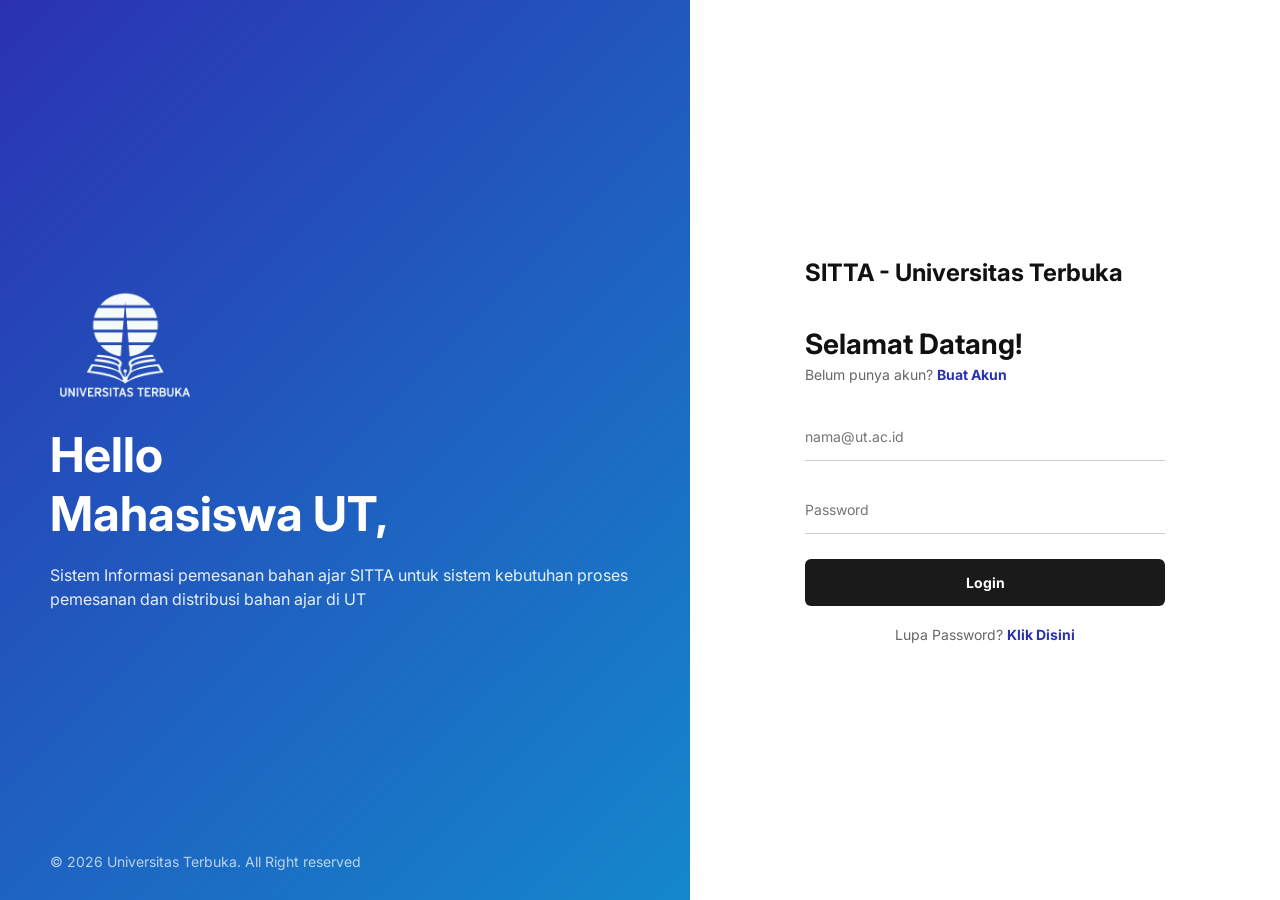
<file: index.html>
<!doctype html>
<html lang="en">
  <head>
    <meta charset="UTF-8" />
    <meta name="viewport" content="width=device-width, initial-scale=1.0" />
    <link rel="preconnect" href="https://fonts.googleapis.com" />
    <link rel="preconnect" href="https://fonts.gstatic.com" crossorigin />
    <link
      href="https://fonts.googleapis.com/css2?family=Inter:wght@400;500;600;700&display=swap"
      rel="stylesheet"
    />
    <link rel="stylesheet" href="./css/style.css" />
    <title>SITTA Login</title>
  </head>
  <body>
    <div class="split-container">
      <!-- Panel Kiri untuk Logo dan Deskripsi -->
      <div class="left-panel">
        <div class="brand-content">
          <img src="img/logo-ut.png" alt="Logo UT" class="logo-ut" />
          <h1 class="main-title">Hello <br />Mahasiswa UT,</h1>
          <p class="description">
            Sistem Informasi pemesanan bahan ajar SITTA untuk sistem kebutuhan
            proses pemesanan dan distribusi bahan ajar di UT
          </p>
          <p class="copyright">
            © 2026 Universitas Terbuka. All Right reserved
          </p>
        </div>
      </div>

      <!-- Panel Kanan untuk Form Login -->
      <div class="right-panel">
        <div class="form-wrapper">
          <h2 class="brand-text">SITTA - Universitas Terbuka</h2>

          <div class="welcome-text">
            <h3>Selamat Datang!</h3>
            <p>Belum punya akun? <a href="#" id="link-daftar">Buat Akun</a></p>
          </div>

          <form id="login-form">
            <input
              type="email"
              id="email"
              placeholder="nama@ut.ac.id"
              required
            />
            <input
              type="password"
              id="password"
              placeholder="Password"
              required
            />

            <button type="submit" class="btn-dark">Login</button>
          </form>

          <div class="forgot-wrapper">
            <span
              >Lupa Password?
              <a href="#" id="link-lupapassword">Klik Disini</a></span
            >
          </div>
        </div>
      </div>
    </div>

    <!-- Pop-up Lupa Password -->
    <div id="popup-reset" class="modal-reset">
      <div class="reset-content">
        <span class="close-btn" id="closeButton">&times;</span>
        <h3>Reset Password</h3>
        <p>Masukan email anda yang terdaftar.</p>
        <form id="reset-form">
          <input type="email" placeholder="Email anda" required />
          <button type="submit" class="btn-dark mt-15">Reset</button>
        </form>
      </div>
    </div>
    <script src="./js/script.js"></script>
  </body>
</html>
</file>
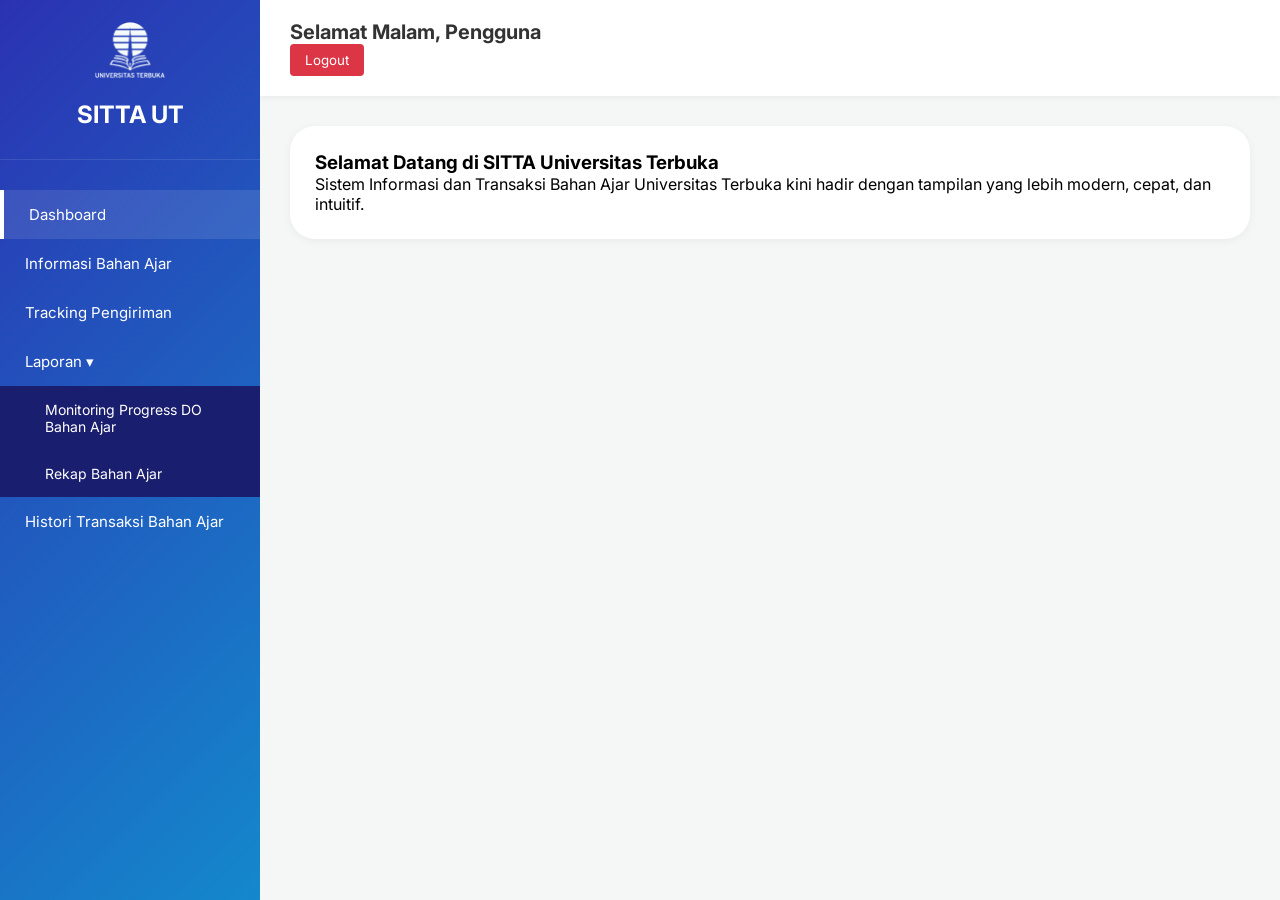
<file: dashboard.html>
<!doctype html>
<html lang="en">
  <head>
    <meta charset="UTF-8" />
    <meta name="viewport" content="width=device-width, initial-scale=1.0" />
    <title>Dashboard SITTA</title>
    <link rel="preconnect" href="https://fonts.googleapis.com" />
    <link rel="preconnect" href="https://fonts.gstatic.com" crossorigin />
    <link
      href="https://fonts.googleapis.com/css2?family=Inter:wght@400;500;600;700&display=swap"
      rel="stylesheet"
    />
    <link rel="stylesheet" href="./css/style.css" />
  </head>
  <body>
    <!-- Pembungkus Utama -->
    <div class="dashboard-layout">
      <!-- Left Content  -->
      <aside class="sidebar">
        <button id="btn-close-sidebar" class="btn-close-sidebar">
          &times;
        </button>
        <img src="img/logo-ut.png" alt="Logo UT" class="logodash" />
        <h2 class="brand-logo">SITTA UT</h2>

        <ul class="nav-menu">
          <li><a href="dashboard.html" class="active">Dashboard</a></li>
          <li>
            <a href="stok.html" class="bahan-ajar">Informasi Bahan Ajar</a>
          </li>
          <li>
            <a href="tracking.html" class="tracking">Tracking Pengiriman</a>
          </li>
          <!-- Menu Laporan dan Sub Menu -->
          <li class="lap-submenu">
            <a href="#">Laporan ▾</a>
            <ul class="sub-menu">
              <li><a href="#">Monitoring Progress DO Bahan Ajar</a></li>
              <li><a href="#">Rekap Bahan Ajar</a></li>
            </ul>
          </li>

          <li>
            <a href="#" class="histori-transaksi"
              >Histori Transaksi Bahan Ajar</a
            >
          </li>
        </ul>
      </aside>
      <!-- Right Content -->
      <main class="main-content">
        <!-- Header Greeting -->
        <header class="greeting">
          <button id="btn-hamburger" class="btn-hamburger">☰</button>
          <h2 id="teks-greeting">Sapaan...</h2>
          <button id="btn-logout" class="btn-logout">Logout</button>
        </header>

        <!-- Area Utama Penampilan -->
        <section class="content-area">
          <div class="card">
            <h3>Selamat Datang di SITTA Universitas Terbuka</h3>
            <p>
              Sistem Informasi dan Transaksi Bahan Ajar Universitas Terbuka kini
              hadir dengan tampilan yang lebih modern, cepat, dan intuitif.
            </p>
          </div>
        </section>
      </main>
    </div>
    <script src="./js/script.js"></script>
  </body>
</html>
</file>
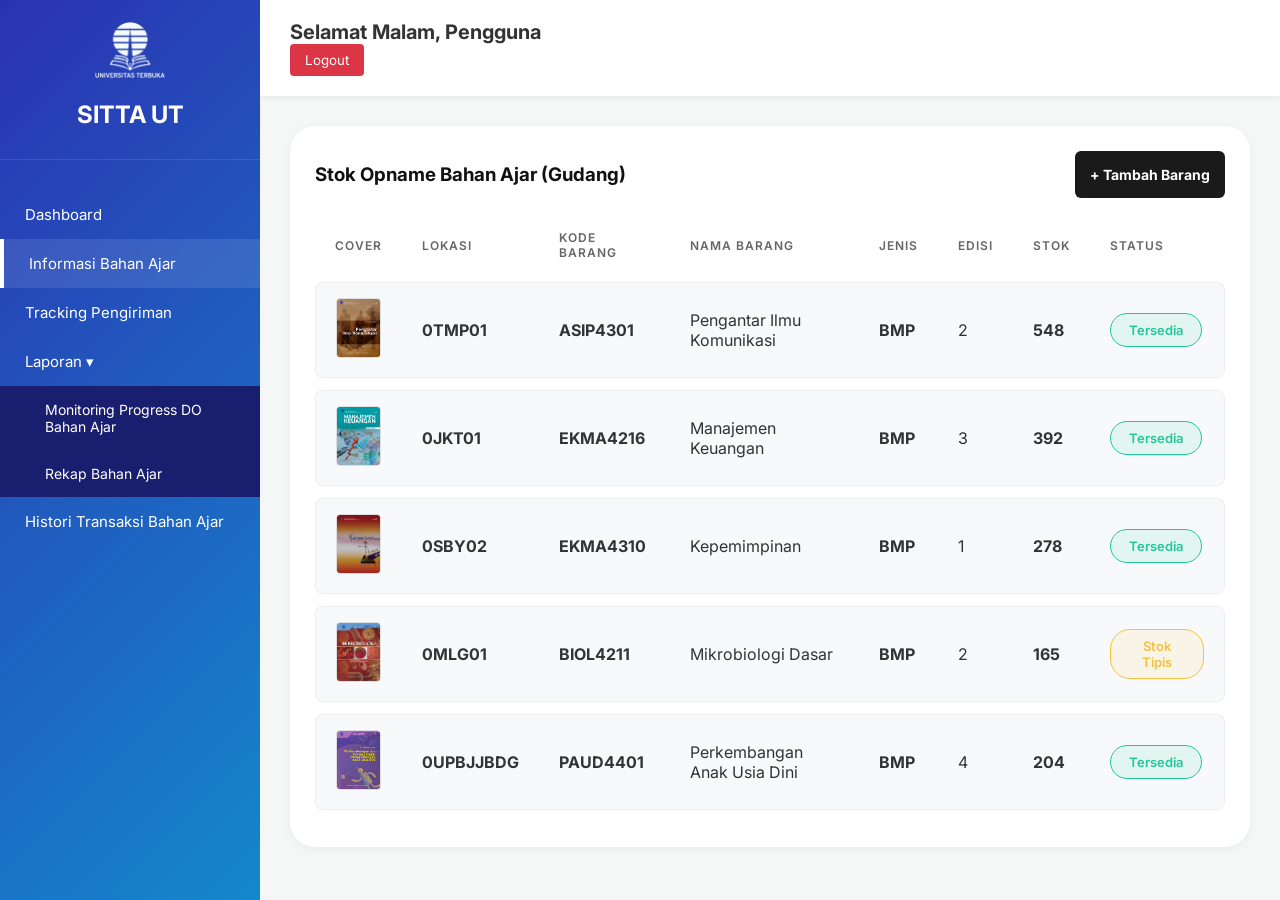
<file: stok.html>
<!doctype html>
<html lang="en">
  <head>
    <meta charset="UTF-8" />
    <meta name="viewport" content="width=device-width, initial-scale=1.0" />
    <title>Stock BA</title>
    <link rel="preconnect" href="https://fonts.googleapis.com" />
    <link rel="preconnect" href="https://fonts.gstatic.com" crossorigin />
    <link
      href="https://fonts.googleapis.com/css2?family=Inter:wght@400;500;600;700&display=swap"
      rel="stylesheet"
    />
    <link rel="stylesheet" href="./css/style.css" />
  </head>
  <body>
    <!-- Pembungkus Utama -->
    <div class="dashboard-layout">
      <!-- Left Content  -->
      <aside class="sidebar">
        <button id="btn-close-sidebar" class="btn-close-sidebar">
          &times;
        </button>
        <img src="img/logo-ut.png" alt="Logo UT" class="logodash" />
        <h2 class="brand-logo">SITTA UT</h2>

        <ul class="nav-menu">
          <li><a href="dashboard.html" class="dashboard">Dashboard</a></li>
          <li><a href="stok.html" class="active">Informasi Bahan Ajar</a></li>
          <li>
            <a href="tracking.html">Tracking Pengiriman</a>
          </li>
          <!-- Menu Laporan dan Sub Menu -->
          <li class="lap-submenu">
            <a href="#">Laporan ▾</a>
            <ul class="sub-menu">
              <li><a href="#">Monitoring Progress DO Bahan Ajar</a></li>
              <li><a href="#">Rekap Bahan Ajar</a></li>
            </ul>
          </li>

          <li>
            <a href="#" class="histori-transaksi"
              >Histori Transaksi Bahan Ajar</a
            >
          </li>
        </ul>
      </aside>
      <!-- Right Content -->
      <main class="main-content">
        <!-- Header Greeting -->
        <header class="greeting">
          <button id="btn-hamburger" class="btn-hamburger">☰</button>
          <h2 id="teks-greeting">Sapaan...</h2>
          <button id="btn-logout" class="btn-logout">Logout</button>
        </header>

        <!-- Area Utama Penampilan -->
        <section class="content-area">
          <div class="card">
            <div class="header-stok">
              <h3>Stok Opname Bahan Ajar (Gudang)</h3>
              <button class="btn-dark" style="width: auto">
                + Tambah Barang
              </button>
            </div>

            <div class="table-responsive">
              <table class="table-stok">
                <thead>
                  <tr>
                    <th>COVER</th>
                    <th>LOKASI</th>
                    <th>KODE BARANG</th>
                    <th>NAMA BARANG</th>
                    <th>JENIS</th>
                    <th>EDISI</th>
                    <th>STOK</th>
                    <th>STATUS</th>
                  </tr>
                </thead>
                <tbody id="body-stok">
                  <!-- Manipulasi DOM -->
                </tbody>
              </table>
            </div>
          </div>
        </section>
      </main>
    </div>
    <script src="./js/script.js"></script>
  </body>
</html>
</file>
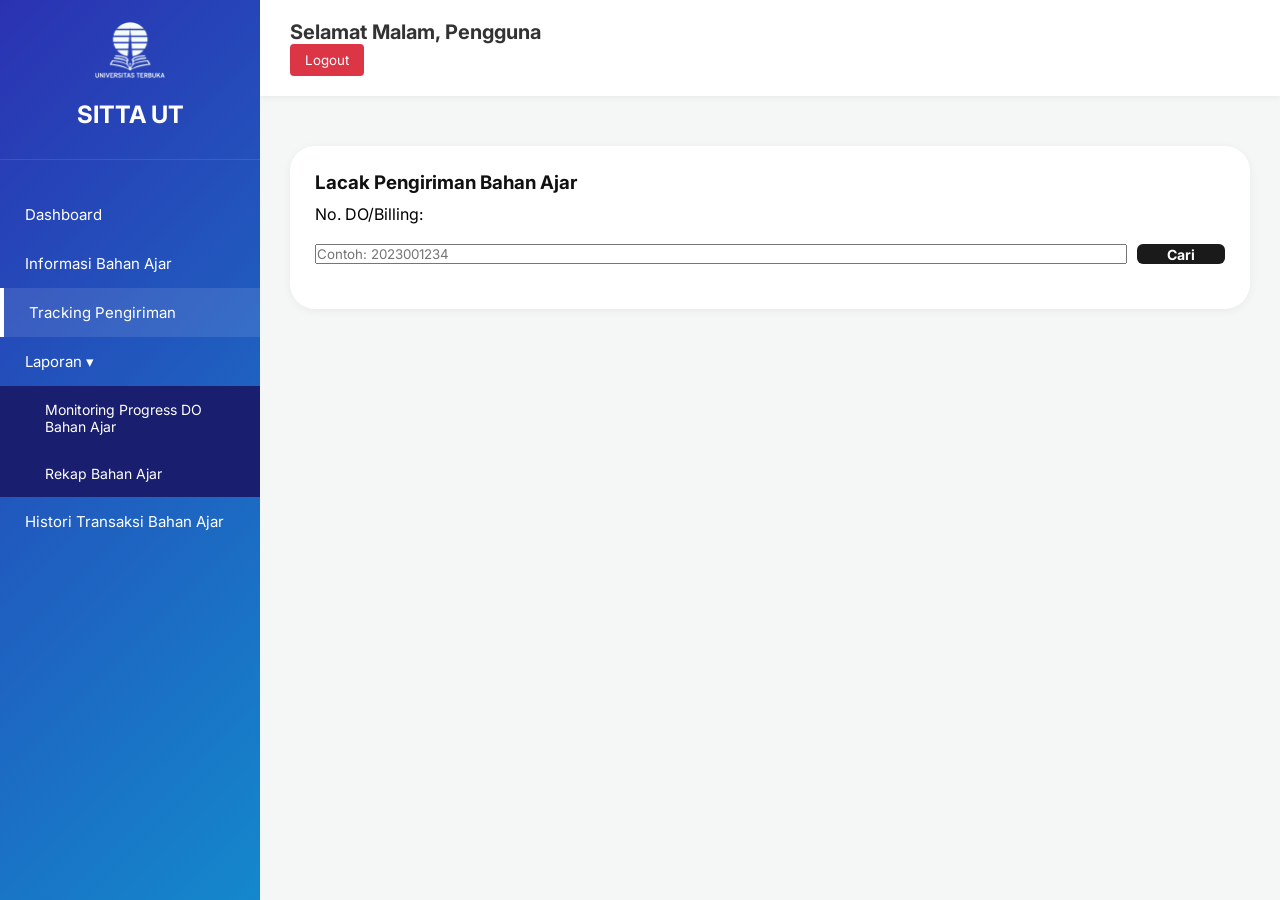
<file: tracking.html>
<!doctype html>
<html lang="en">
  <head>
    <meta charset="UTF-8" />
    <meta name="viewport" content="width=device-width, initial-scale=1.0" />
    <title>Dashboard SITTA</title>
    <link rel="preconnect" href="https://fonts.googleapis.com" />
    <link rel="preconnect" href="https://fonts.gstatic.com" crossorigin />
    <link
      href="https://fonts.googleapis.com/css2?family=Inter:wght@400;500;600;700&display=swap"
      rel="stylesheet"
    />
    <link rel="stylesheet" href="./css/style.css" />
  </head>
  <body>
    <!-- Pembungkus Utama -->
    <div class="dashboard-layout">
      <!-- Left Content  -->
      <aside class="sidebar">
        <button id="btn-close-sidebar" class="btn-close-sidebar">
          &times;
        </button>
        <img src="img/logo-ut.png" alt="Logo UT" class="logodash" />
        <h2 class="brand-logo">SITTA UT</h2>

        <ul class="nav-menu">
          <li><a href="dashboard.html" class="dashboard">Dashboard</a></li>
          <li><a href="stok.html" class="bahan-ajar">Informasi Bahan Ajar</a></li>
          <li>
            <a href="tracking.html" class="active">Tracking Pengiriman</a>
          </li>
          <!-- Menu Laporan dan Sub Menu -->
          <li class="lap-submenu">
            <a href="#">Laporan ▾</a>
            <ul class="sub-menu">
              <li><a href="#">Monitoring Progress DO Bahan Ajar</a></li>
              <li><a href="#">Rekap Bahan Ajar</a></li>
            </ul>
          </li>

          <li>
            <a href="#" class="histori-transaksi"
              >Histori Transaksi Bahan Ajar</a
            >
          </li>
        </ul>
      </aside>
      <!-- Right Content -->
      <main class="main-content">
        <!-- Header Greeting -->
        <header class="greeting">
          <button id="btn-hamburger" class="btn-hamburger">☰</button>
          <h2 id="teks-greeting">Sapaan...</h2>
          <button id="btn-logout" class="btn-logout">Logout</button>
        </header>


        <!-- Area Utama Penampilan -->
        <section class="content-area">
          <div class="card tracking-box">
            <h3>Lacak Pengiriman Bahan Ajar</h3>
            <p>No. DO/Billing: </p>

            <div class="search-container">
                <input type="text" id="inputDO" placeholder="Contoh: 2023001234">
                <button id="btnLacak" class="btn-dark">Cari</button>
            </div>
            
            <div id="hasilTracking" class="hasil-container" style="display: none;">
                        <div class="header-tracking">
                            <h4 id="trackNama">Nama Mahasiswa</h4>
                            <span id="trackStatus" class="badge-status">Status</span>
                        </div>

                        <div class="detail-grid">
                            <div><strong>Ekspedisi:</strong> <br><span id="trackEkspedisi"></span></div>
                            <div><strong>Tanggal Kirim:</strong> <br><span id="trackTanggal"></span></div>
                            <div><strong>Jenis Paket:</strong> <br><span id="trackPaket"></span></div>
                            <div><strong>Total Bayar:</strong> <br><span id="trackTotal"></span></div>
                        </div>

                        <div class="timeline-container">
                            <h4>Histori Perjalanan</h4>
                            <ul id="trackHistori" class="timeline-list"></ul>
                        </div>
          </div>
        </section>
      </main>
    </div>
    <script src="./js/script.js"></script>
  </body>
</html>
</file>
<file: css/style.css>
* {
  margin: 0;
  padding: 0;
  box-sizing: border-box;
  font-family: "Inter", sans-serif;
}

.split-container {
  display: flex;
  height: 100vh;
}

.left-panel {
  flex: 1;
  background: linear-gradient(135deg, #2b32b2, #1488cc);
  color: white;
  display: flex;
  align-items: center;
  padding: 50px;
  position: relative;
}

.logo-ut {
  max-width: 150px;
  margin-bottom: 20px;
}
.main-title {
  font-size: 48px;
  margin-bottom: 20px;
}
.description {
  font-size: 16px;
  line-height: 1.5;
  opacity: 0.9;
}
.copyright {
  position: absolute;
  bottom: 30px;
  font-size: 14px;
  opacity: 0.7;
}

.right-panel {
  flex: 1;
  background-color: white;
  display: flex;
  justify-content: center;
  align-items: center;
}

.form-wrapper {
  width: 100%;
  max-width: 400px;
  padding: 20px;
}
.brand-text {
  font-size: 24px;
  margin-bottom: 40px;
  color: #111;
}
.welcome-text {
  margin-bottom: 30px;
}
.welcome-text h3 {
  font-size: 28px;
  margin-bottom: 5px;
  color: #111;
}
.welcome-text p {
  font-size: 14px;
  color: #666;
}
.welcome-text a,
.forgot-wrapper a {
  color: #2b32b2;
  font-weight: bold;
  text-decoration: none;
}
.forgot-wrapper {
  margin-top: 20px;
  text-align: center;
  font-size: 14px;
  color: #666;
}

input[type="email"],
input[type="password"] {
  width: 100%;
  padding: 15px 0;
  margin-bottom: 25px;
  border: none;
  border-bottom: 1px solid #ccc;
  outline: none;
  font-size: 14px;
  transition: border-color 0.3s;
}
input:focus {
  border-bottom: 2px solid #1488cc;
}

.btn-dark {
  width: 100%;
  padding: 15px;
  background-color: #1a1a1a;
  color: white;
  border: none;
  border-radius: 6px;
  font-size: 14px;
  font-weight: bold;
  cursor: pointer;
}

.modal-reset {
  display: none;
  position: fixed;
  top: 0;
  left: 0;
  width: 100%;
  height: 100%;
  background-color: rgba(0, 0, 0, 0.6);
  justify-content: center;
  align-items: center;
  z-index: 1000;
}

.reset-content {
  background: white;
  padding: 30px;
  border-radius: 8px;
  width: 350px;
  position: relative;
  text-align: center;
}

.reset-content h3 {
  margin-bottom: 10px;
}
.reset-content p {
  font-size: 14px;
  color: #666;
  margin-bottom: 20px;
}
.close-btn {
  position: absolute;
  top: 10px;
  right: 15px;
  font-size: 24px;
  cursor: pointer;
  color: #999;
}

.dashboard-layout {
  display: flex;
  height: 100vh;
  align-items: stretch;
  background-color: #f4f7f6;
}

.sidebar {
  width: 260px;
  flex-shrink: 0;
  min-height: 100vh;
  background: linear-gradient(135deg, #2b32b2, #1488cc);
  color: white;
  padding: 20px 0;
}

.brand-logo {
  text-align: center;
  font-size: 24px;
  margin-bottom: 30px;
  padding-bottom: 30px;
  border-bottom: 1px solid rgba(255, 255, 255, 0.1);
}

.nav-menu {
  list-style: none;
}
.nav-menu li a {
  display: block;
  padding: 15px 25px;
  color: white;
  text-decoration: none;
  font-size: 15px;
  transition: 0.3s;
}

.nav-menu li a:hover,
.nav-menu li a.active {
  background-color: rgba(255, 255, 255, 0.1);
  border-left: 4px solid #fff;
}

.sub-menu {
  list-style: none;
  background-color: #1a1e6e;
}

.sub-menu li a {
  padding-left: 45px;
  font-size: 14px;
}

.main-content {
  flex: 1;
  min-width: 0;
  overflow-x: auto;
  display: flex;
  flex-direction: column;
}

.greeting {
  background-color: white;
  padding: 20px 30px;
  justify-content: space-between;
  align-items: center;
  box-shadow: 0 2px 5px rgba(0, 0, 0, 0.05);
}

#teks-greeting {
  font-size: 20px;
  color: #333;
}

.btn-logout {
  padding: 8px 15px;
  background-color: #dc3545;
  color: white;
  border: none;
  border-radius: 4px;
  cursor: pointer;
}

.content-area {
  padding: 30px;
}
.card {
  background: white;
  padding: 25px;
  border-radius: 25px;
  box-shadow: 0 2px 10px rgba(0, 0, 0, 0.05);
}
.logodash {
  max-width: 80px;
  display: block;
  margin: 0 auto 20px;
}

.tracking-box {
  margin-top: 20px;
}
.tracking-box h3 {
  margin-bottom: 10px;
  color: #111;
}

.search-container {
  display: flex;
  gap: 10px;
  margin: 20px 0;
}
.search-container input {
  flex: 1;
  margin-bottom: 0;
}
.search-container button {
  width: auto;
  padding: 0 30px;
}

.hasil-container {
  border: 1px solid #e0e0e0;
  border-radius: 8px;
  padding: 25px;
  margin-top: 20px;
  background-color: #fafafa;
}

.header-tracking {
  display: flex;
  justify-content: space-between;
  align-items: center;
  border-bottom: 1px solid #ddd;
  padding-bottom: 15px;
  margin-bottom: 20px;
}
.header-tracking h4 {
  font-size: 18px;
  color: #2b32b2;
}

.badge-status {
  background-color: #f39c12;
  color: white;
  padding: 6px 15px;
  border-radius: 20px;
  font-size: 13px;
  font-weight: 600;
}

.detail-grid {
  display: grid;
  grid-template-columns: 1fr 1fr;
  gap: 15px;
  margin-bottom: 30px;
  font-size: 14px;
  line-height: 1.5;
}

/* Gaya Timeline Perjalanan */
.timeline-container h4 {
  margin-bottom: 15px;
  color: #333;
}
.timeline-list {
  list-style: none;
  border-left: 2px solid #ccc;
  padding-left: 20px;
}
.timeline-list li {
  margin-bottom: 15px;
  position: relative;
}
.timeline-list li::before {
  content: "";
  position: absolute;
  left: -26px;
  top: 4px;
  width: 10px;
  height: 10px;
  background-color: #2b32b2;
  border-radius: 50%;
}
.time-text {
  font-size: 12px;
  color: #666;
  display: block;
  margin-bottom: 4px;
}
.desc-text {
  font-size: 14px;
  color: #111;
}
.header-stok {
  display: flex;
  justify-content: space-between;
  align-items: center;
  margin-bottom: 20px;
}
.header-stok h3 {
  color: #111;
}

.table-responsive {
  overflow-x: auto;
}

.table-stok {
  width: 100%;
  border-collapse: separate;
  border-spacing: 0 12px;
  text-align: left;
}

/* Gaya Header */
.table-stok th {
  color: #666;
  font-size: 12px;
  font-weight: 600;
  letter-spacing: 1px;
  padding: 0 20px 10px 20px;
}

.table-stok td {
  background-color: #f8f9fa;
  padding: 15px 20px;
  color: #333;
  vertical-align: middle;
  border-top: 1px solid #eee;
  border-bottom: 1px solid #eee;
}

.table-stok td:first-child {
  border-left: 1px solid #eee;
  border-top-left-radius: 8px;
  border-bottom-left-radius: 8px;
}
.table-stok td:last-child {
  border-right: 1px solid #eee;
  border-top-right-radius: 8px;
  border-bottom-right-radius: 8px;
}

.table-stok tbody tr:hover td {
  background-color: #f1f5fb;
  border-color: #e2e8f0;
}

.thumb-cover {
  width: 45px;
  height: 60px;
  object-fit: cover;
  border-radius: 4px;
  border: 1px solid #ddd;
}

.badge {
  padding: 8px 18px;
  border-radius: 20px;
  font-size: 13px;
  font-weight: 600;
  display: inline-block;
  text-align: center;
}

.badge-tersedia {
  color: #20c997;
  background-color: rgba(32, 201, 151, 0.1);
  border: 1px solid #20c997;
}
.badge-tipis {
  color: #f6c23e;
  background-color: rgba(246, 194, 62, 0.1);
  border: 1px solid #f6c23e;
}
.badge-habis {
  color: #e74a3b;
  background-color: rgba(231, 74, 59, 0.1);
  border: 1px solid #e74a3b;
}

.btn-hamburger {
  display: none;
  background: none;
  border: none;
  font-size: 26px;
  color: #333;
  cursor: pointer;
  margin-right: 15px;
}
.btn-close-sidebar {
  display: none;
}
@media screen and (max-width: 768px) {
  .split-container {
    flex-direction: column;
    height: auto;
  }

  .left-panel,
  .right-panel {
    width: 100%;
    min-height: auto;
    padding: 40px 20px;
  }

  .left-panel .main-title {
    font-size: 32px;
  }

  .left-panel .description {
    font-size: 14px;
  }

  .description {
    padding-bottom: 15px;
  }

  /* //button hamburger */
  .btn-hamburger {
    display: inline-block;
  }
  .topbar {
    display: flex;
    align-items: center;
    padding: 15px;
  }
  .sidebar {
    position: fixed;
    top: 0;
    left: -100%; /* Posisi awal: Sembunyi total */
    width: 260px; /* Lebar menu saat ditarik */
    height: 100vh; /* Tinggi layar penuh */
    z-index: 1000; /* Pastikan menimpa semua elemen lain */
    transition: 0.3s ease-in-out; /* Animasi mulus selama 0.3 detik */
    box-shadow: 2px 0 10px rgba(0, 0, 0, 0.5); /* Efek bayangan agar elegan */
  }
  .sidebar.muncul {
    left: 0;
  }

  .btn-close-sidebar {
    display: block;
    position: absolute; /* Bebas diposisikan di mana saja di dalam sidebar */
    top: 15px;
    right: 20px;
    background: none;
    border: none;
    color: #ffffff; /* Warna putih agar kontras dengan sidebar biru */
    font-size: 36px; /* Ukuran yang nyaman untuk ditekan jari */
    cursor: pointer;
  }
}
</file>
